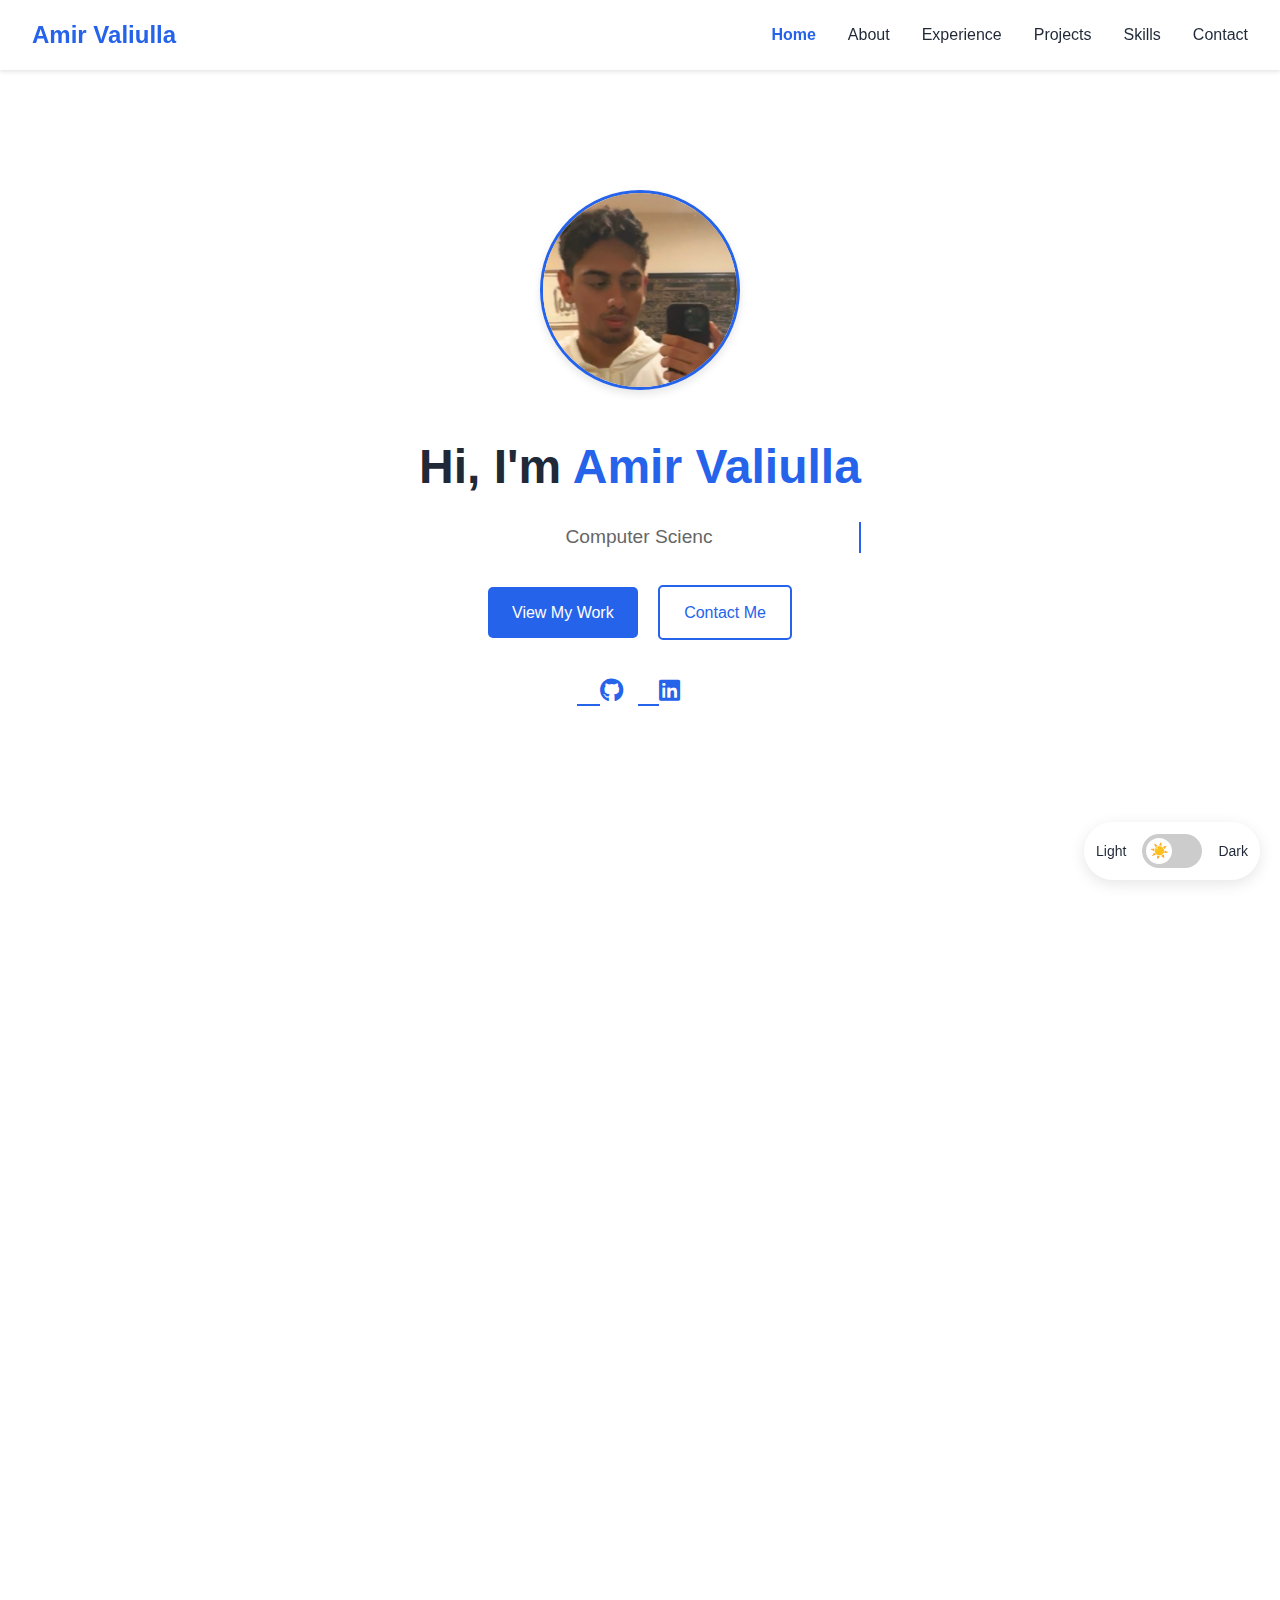
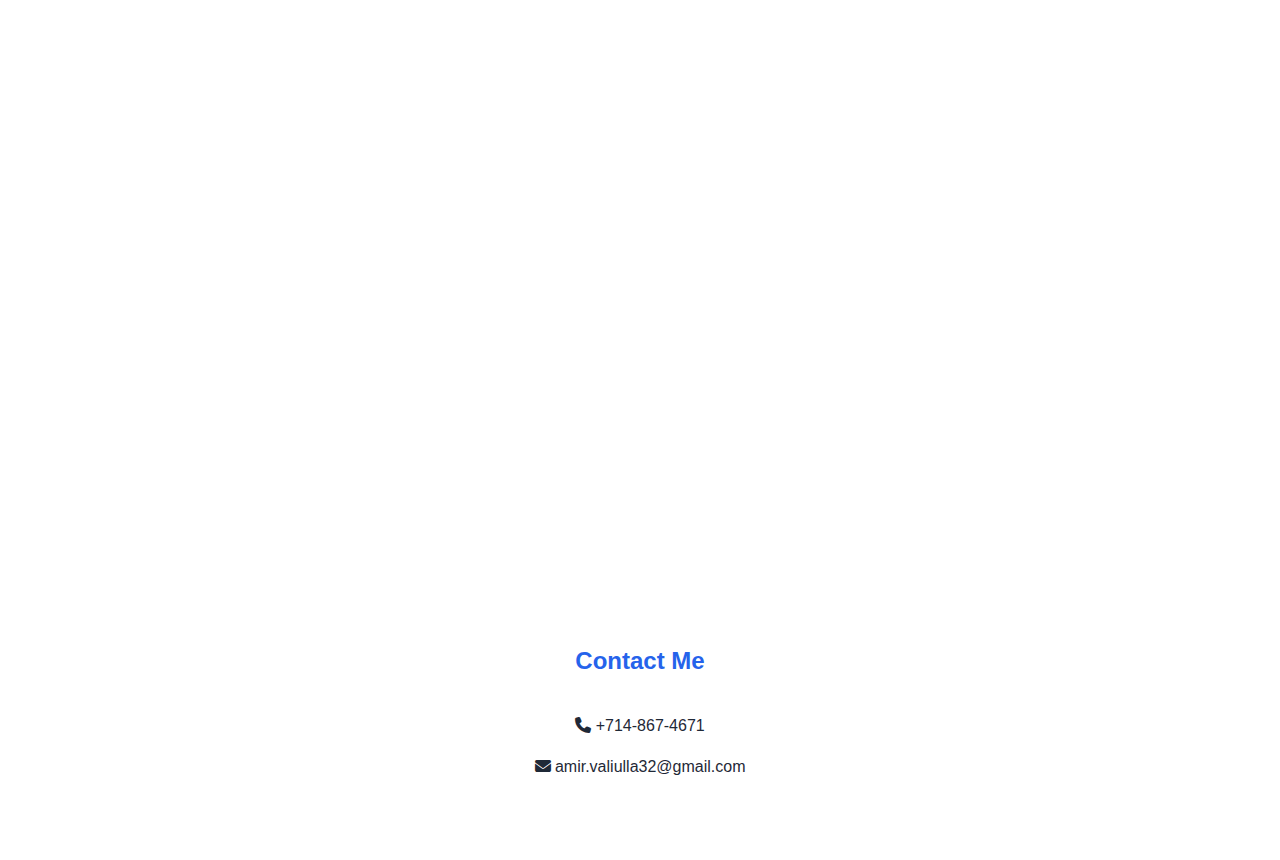
<file: index.html>
<!DOCTYPE html>
<html lang="en">
<head>
    <meta charset="UTF-8">
    <meta name="viewport" content="width=device-width, initial-scale=1.0">
    <title>Amir Valiulla - Portfolio</title>
    <link rel="stylesheet" href="css/style.css">
    <link rel="stylesheet" href="css/responsive.css">
    <link rel="stylesheet" href="https://cdnjs.cloudflare.com/ajax/libs/font-awesome/6.5.1/css/all.min.css">
</head>
<body>
    <!-- Navigation -->
    <nav class="navbar">
        <div class="nav-brand"><a href="index.html">Amir Valiulla</a></div>
        <ul class="nav-menu">
            <li><a href="index.html" class="active">Home</a></li>
            <li><a href="about.html">About</a></li>
            <li><a href="experience.html">Experience</a></li>
            <li><a href="projects.html">Projects</a></li>
            <li><a href="skills.html">Skills</a></li>
            <li><a href="contact.html">Contact</a></li>
        </ul>
        <div class="hamburger">
            <span class="bar"></span>
            <span class="bar"></span>
            <span class="bar"></span>
        </div>
    </nav>

    <!-- Home Section -->
    <section id="home" class="hero">
        <div class="hero-content">
            <img src="assets/images/IMG_9504.jpg" alt="Profile Picture" class="profile-image">
            <h1>Hi, I'm <span class="highlight">Amir Valiulla</span></h1>
            <p class="tagline">Computer Science Student | Cybersecurity Specialist | Software Developer</p>
            <div class="cta-buttons">
                <a href="projects.html" class="btn primary">View My Work</a>
                <a href="contact.html#contact-form" class="btn secondary">Contact Me</a>
            </div>
            <div class="social-links">
                <a href="https://github.com/amirValiulla32" target="_blank"><i class="fab fa-github"></i></a>
                <a href="https://www.linkedin.com/in/amir-valiulla/" target="_blank"><i class="fab fa-linkedin"></i></a>
            </div>
        </div>
    </section>

    <!-- About Section -->
    <section id="about" class="about reveal">
        <div class="container">
            <h2>About Me</h2>
            <div class="about-content">
                <p>Computer Science student at California State University Fullerton, specializing in Cybersecurity. I'm passionate about software development, machine learning, and data analysis. Currently seeking part-time roles and internships to apply and enhance my skills.</p>
                <div class="education">
                    <h3>Education</h3>
                    <p><strong>Bachelor of Science in Computer Science</strong></p>
                    <p>Specializing in Cybersecurity</p>
                    <p>California State University, Fullerton</p>
                    <p>Expected Graduation: Spring 2026</p>
                </div>
            </div>
        </div>
    </section>

    <!-- Experience Section -->
    <section id="experience" class="experience reveal">
        <div class="container">
            <h2>Professional Experience</h2>
            <div class="experience-grid">
                <div class="experience-card">
                    <h3>Software Engineering Intern</h3>
                    <p class="company">Dasion AI, Claremont, CA</p>
                    <p class="date">March 2021 – August 2021</p>
                    <ul>
                        <li>Built JavaScript animations for machine learning concepts</li>
                        <li>Developed educational tools used by 500+ students</li>
                        <li>Applied advanced algorithms including SVD and Linear Regression</li>
                    </ul>
                </div>
                <!-- Add other experience cards similarly -->
            </div>
        </div>
    </section>

    <!-- Projects Section -->
    <section id="projects" class="projects reveal">
        <div class="container">
            <h2>Projects</h2>
            <div class="project-card">
                <h3>SmartPark – Web App</h3>
                <p class="project-type">Personal Project | 50 hours</p>
                <div class="project-details">
                    <ul>
                        <li>Developed a web app for real-time parking availability</li>
                        <li>Integrated Google Maps API for live navigation</li>
                        <li>Used Python, BeautifulSoup, and JavaScript</li>
                        <li>Improved user experience by 25%</li>
                    </ul>
                </div>
            </div>
        </div>
    </section>

    <!-- Contact Section -->
    <section id="contact" class="contact">
        <div class="container">
            <h2>Contact Me</h2>
            <div class="contact-info">
                <p><i class="fas fa-phone"></i> +714-867-4671</p>
                <p><i class="fas fa-envelope"></i> amir.valiulla32@gmail.com</p>
            </div>
        </div>
    </section>

    <!-- Add this before the scripts -->
    <div class="theme-switch-wrapper">
        <label class="theme-switch">
            <input type="checkbox" id="darkModeToggle">
            <span class="slider"></span>
        </label>
    </div>

    <script src="js/main.js"></script>
    <script src="js/darkMode.js"></script>
    <script src="js/transitions.js"></script>
    <script src="js/animations.js"></script>
</body>
</html>
</file>
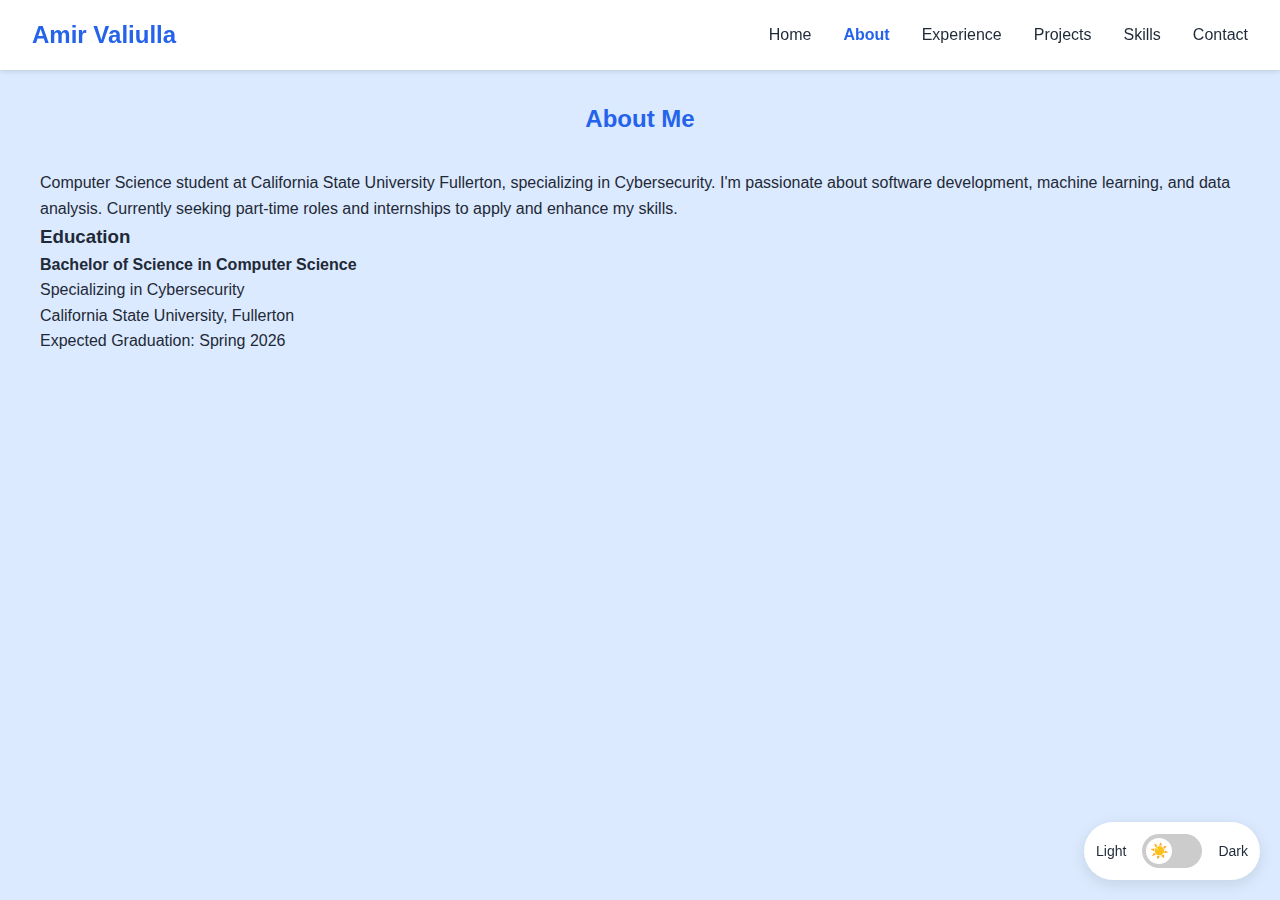
<file: about.html>
<!DOCTYPE html>
<html lang="en">
<head>
    <meta charset="UTF-8">
    <meta name="viewport" content="width=device-width, initial-scale=1.0">
    <title>About - Amir Valiulla</title>
    <link rel="stylesheet" href="css/style.css">
    <link rel="stylesheet" href="css/responsive.css">
    <link rel="stylesheet" href="https://cdnjs.cloudflare.com/ajax/libs/font-awesome/6.5.1/css/all.min.css">
</head>
<body>
    <!-- Navigation -->
    <nav class="navbar">
        <div class="nav-brand"><a href="index.html">Amir Valiulla</a></div>
        <ul class="nav-menu">
            <li><a href="index.html">Home</a></li>
            <li><a href="about.html" class="active">About</a></li>
            <li><a href="experience.html">Experience</a></li>
            <li><a href="projects.html">Projects</a></li>
            <li><a href="skills.html">Skills</a></li>
            <li><a href="contact.html">Contact</a></li>
        </ul>
        <div class="hamburger">
            <span class="bar"></span>
            <span class="bar"></span>
            <span class="bar"></span>
        </div>
    </nav>

    <section class="about page-section">
        <div class="container">
            <h2>About Me</h2>
            <div class="about-content">
                <p>Computer Science student at California State University Fullerton, specializing in Cybersecurity. I'm passionate about software development, machine learning, and data analysis. Currently seeking part-time roles and internships to apply and enhance my skills.</p>
                <div class="education">
                    <h3>Education</h3>
                    <p><strong>Bachelor of Science in Computer Science</strong></p>
                    <p>Specializing in Cybersecurity</p>
                    <p>California State University, Fullerton</p>
                    <p>Expected Graduation: Spring 2026</p>
                </div>
            </div>
        </div>
    </section>

    <!-- Dark Mode Toggle -->
    <div class="theme-switch-wrapper">
        <label class="theme-switch">
            <input type="checkbox" id="darkModeToggle">
            <span class="slider"></span>
        </label>
    </div>

    <script src="js/main.js"></script>
    <script src="js/darkMode.js"></script>
    <script src="js/transitions.js"></script>
    <script src="js/animations.js"></script>
</body>
</html>
</file>
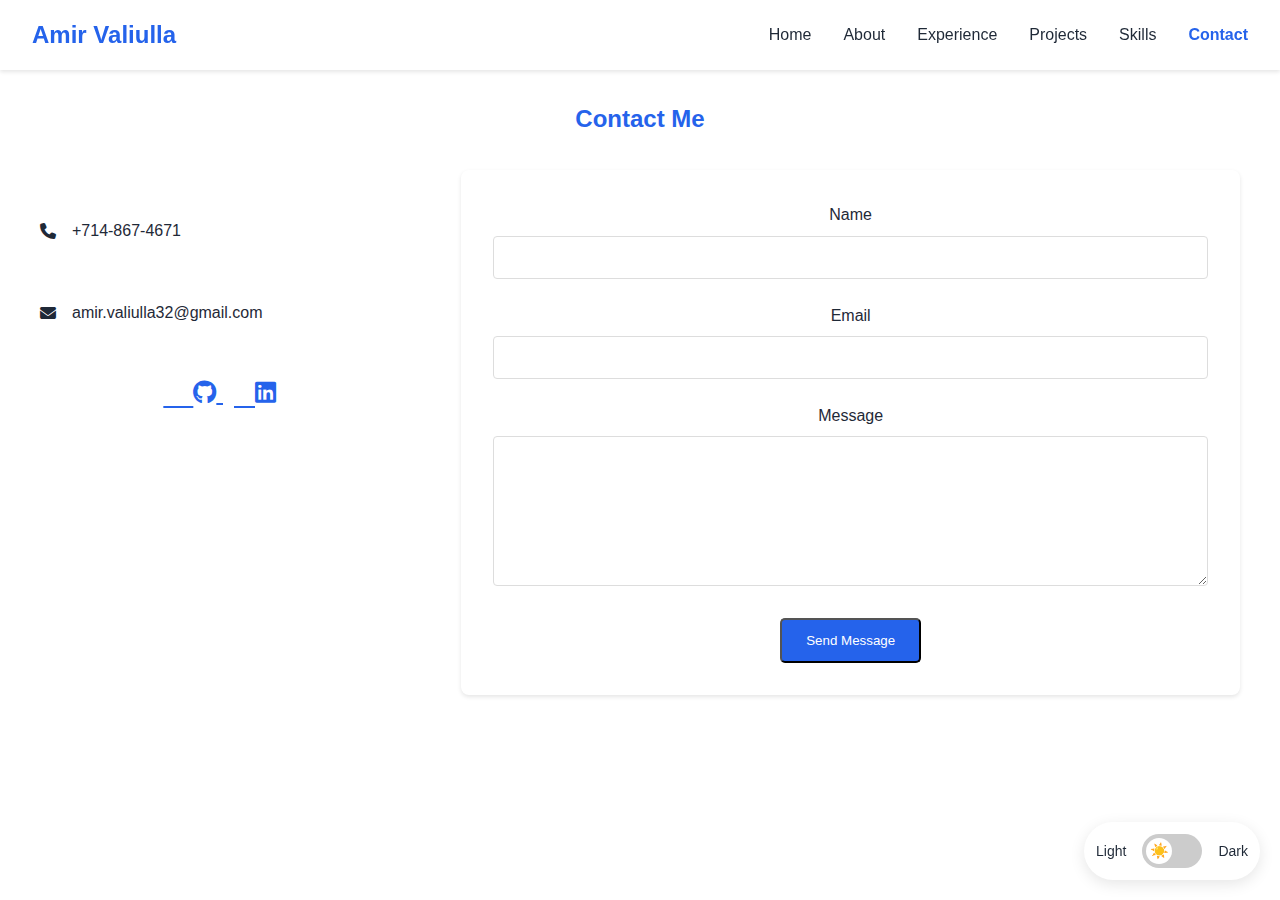
<file: contact.html>
<!DOCTYPE html>
<html lang="en">
<head>
    <meta charset="UTF-8">
    <meta name="viewport" content="width=device-width, initial-scale=1.0">
    <title>Contact - Amir Valiulla</title>
    <link rel="stylesheet" href="css/style.css">
    <link rel="stylesheet" href="css/responsive.css">
    <link rel="stylesheet" href="https://cdnjs.cloudflare.com/ajax/libs/font-awesome/6.5.1/css/all.min.css">
</head>
<body>
    <nav class="navbar">
        <div class="nav-brand"><a href="index.html">Amir Valiulla</a></div>
        <ul class="nav-menu">
            <li><a href="index.html">Home</a></li>
            <li><a href="about.html">About</a></li>
            <li><a href="experience.html">Experience</a></li>
            <li><a href="projects.html">Projects</a></li>
            <li><a href="skills.html">Skills</a></li>
            <li><a href="contact.html" class="active">Contact</a></li>
        </ul>
        <div class="hamburger">
            <span class="bar"></span>
            <span class="bar"></span>
            <span class="bar"></span>
        </div>
    </nav>

    <section class="contact page-section">
        <div class="container">
            <h2>Contact Me</h2>
            <div class="contact-grid">
                <div class="contact-info">
                    <div class="contact-item">
                        <i class="fas fa-phone"></i>
                        <p>+714-867-4671</p>
                    </div>
                    <div class="contact-item">
                        <i class="fas fa-envelope"></i>
                        <p>amir.valiulla32@gmail.com</p>
                    </div>
                    <div class="social-links">
                        <a href="https://github.com/amirValiulla32" target="_blank">
                            <i class="fab fa-github"></i>
                        </a>
                        <a href="https://www.linkedin.com/in/amir-valiulla/" target="_blank">
                            <i class="fab fa-linkedin"></i>
                        </a>
                    </div>
                </div>
                <div class="contact-form" id="contact-form">
                    <form id="contactForm">
                        <div class="form-group">
                            <label for="name">Name</label>
                            <input type="text" id="name" name="name" required>
                        </div>
                        <div class="form-group">
                            <label for="email">Email</label>
                            <input type="email" id="email" name="email" required>
                        </div>
                        <div class="form-group">
                            <label for="message">Message</label>
                            <textarea id="message" name="message" required></textarea>
                        </div>
                        <button type="submit" class="btn primary">
                            <span class="button-text">Send Message</span>
                            <span class="button-loader" style="display: none;">
                                <i class="fas fa-spinner fa-spin"></i>
                            </span>
                        </button>
                    </form>
                </div>
            </div>
        </div>
    </section>

    <div class="theme-switch-wrapper">
        <label class="theme-switch">
            <input type="checkbox" id="darkModeToggle">
            <span class="slider"></span>
        </label>
    </div>

    <script src="js/main.js"></script>
    <script src="js/darkMode.js"></script>
    <script src="js/transitions.js"></script>
    <script src="js/animations.js"></script>
</body>
</html>
</file>
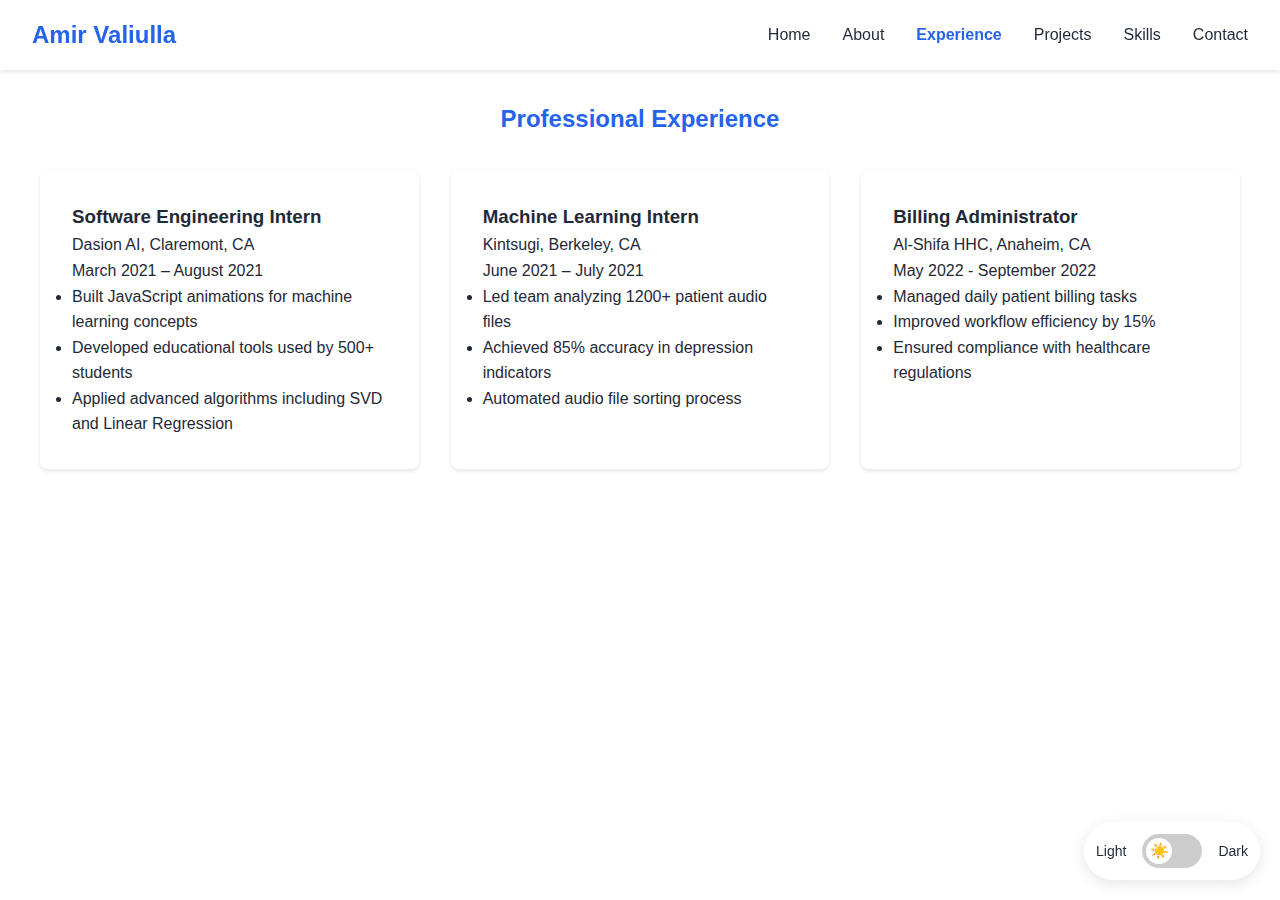
<file: experience.html>
<!DOCTYPE html>
<html lang="en">
<head>
    <meta charset="UTF-8">
    <meta name="viewport" content="width=device-width, initial-scale=1.0">
    <title>Experience - Amir Valiulla</title>
    <link rel="stylesheet" href="css/style.css">
    <link rel="stylesheet" href="css/responsive.css">
    <link rel="stylesheet" href="https://cdnjs.cloudflare.com/ajax/libs/font-awesome/6.5.1/css/all.min.css">
</head>
<body>
    <!-- Navigation -->
    <nav class="navbar">
        <div class="nav-brand"><a href="index.html">Amir Valiulla</a></div>
        <ul class="nav-menu">
            <li><a href="index.html">Home</a></li>
            <li><a href="about.html">About</a></li>
            <li><a href="experience.html" class="active">Experience</a></li>
            <li><a href="projects.html">Projects</a></li>
            <li><a href="skills.html">Skills</a></li>
            <li><a href="contact.html">Contact</a></li>
        </ul>
        <div class="hamburger">
            <span class="bar"></span>
            <span class="bar"></span>
            <span class="bar"></span>
        </div>
    </nav>

    <section class="experience page-section">
        <div class="container">
            <h2>Professional Experience</h2>
            <div class="experience-grid">
                <div class="experience-card">
                    <h3>Software Engineering Intern</h3>
                    <p class="company">Dasion AI, Claremont, CA</p>
                    <p class="date">March 2021 – August 2021</p>
                    <ul>
                        <li>Built JavaScript animations for machine learning concepts</li>
                        <li>Developed educational tools used by 500+ students</li>
                        <li>Applied advanced algorithms including SVD and Linear Regression</li>
                    </ul>
                </div>
                
                <div class="experience-card">
                    <h3>Machine Learning Intern</h3>
                    <p class="company">Kintsugi, Berkeley, CA</p>
                    <p class="date">June 2021 – July 2021</p>
                    <ul>
                        <li>Led team analyzing 1200+ patient audio files</li>
                        <li>Achieved 85% accuracy in depression indicators</li>
                        <li>Automated audio file sorting process</li>
                    </ul>
                </div>

                <div class="experience-card">
                    <h3>Billing Administrator</h3>
                    <p class="company">Al-Shifa HHC, Anaheim, CA</p>
                    <p class="date">May 2022 - September 2022</p>
                    <ul>
                        <li>Managed daily patient billing tasks</li>
                        <li>Improved workflow efficiency by 15%</li>
                        <li>Ensured compliance with healthcare regulations</li>
                    </ul>
                </div>
            </div>
        </div>
    </section>

    <!-- Dark Mode Toggle -->
    <div class="theme-switch-wrapper">
        <label class="theme-switch">
            <input type="checkbox" id="darkModeToggle">
            <span class="slider"></span>
        </label>
    </div>

    <script src="js/main.js"></script>
    <script src="js/darkMode.js"></script>
    <script src="js/transitions.js"></script>
    <script src="js/animations.js"></script>
</body>
</html>
</file>
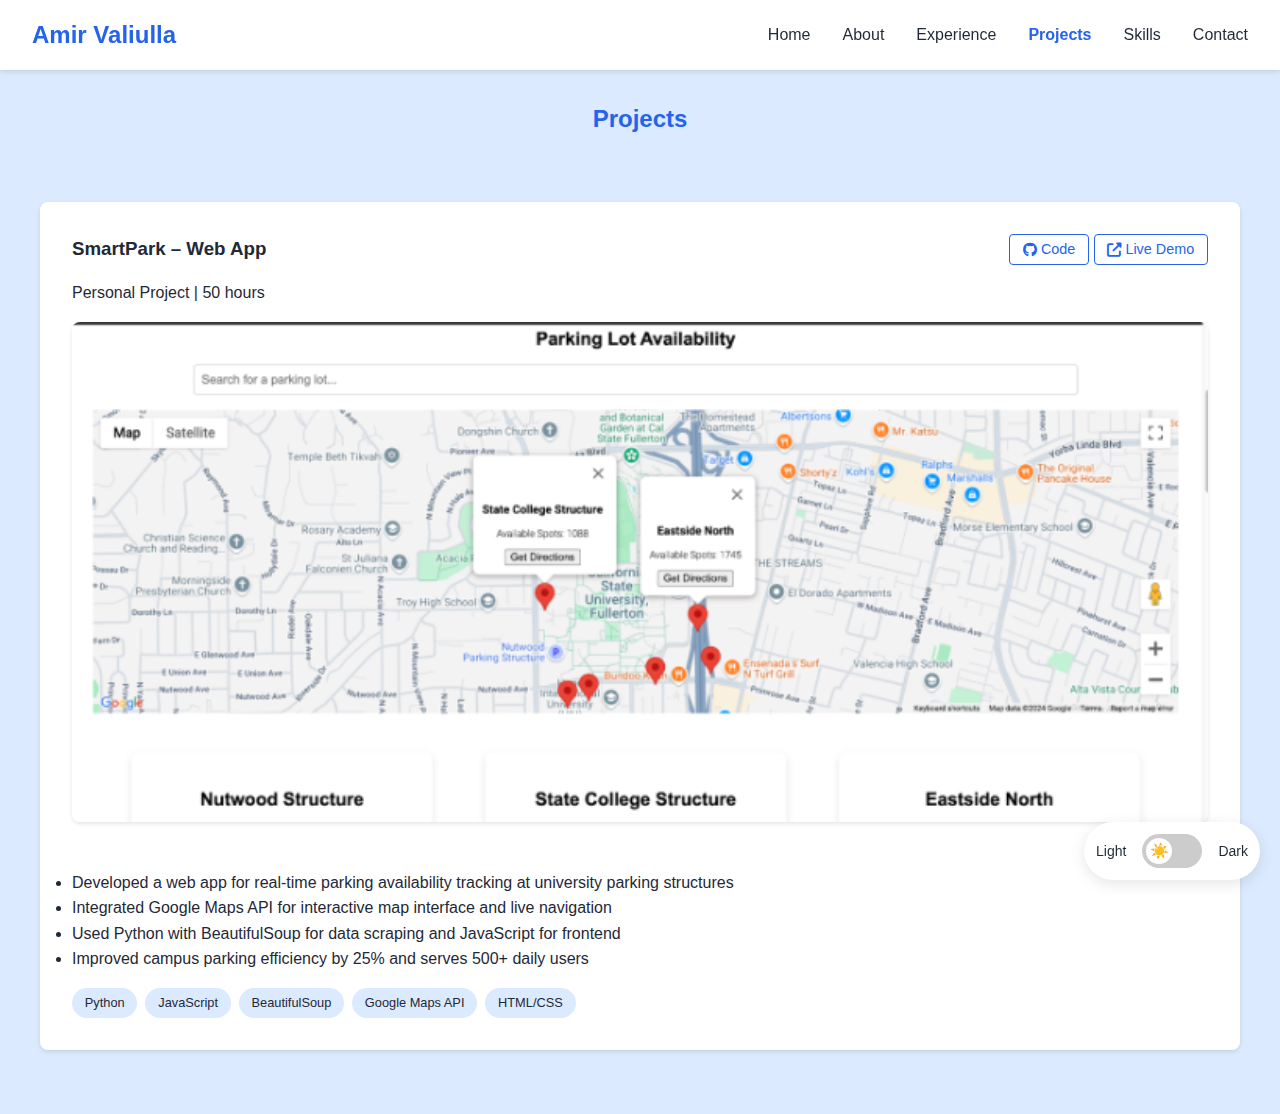
<file: projects.html>
<!DOCTYPE html>
<html lang="en">
<head>
    <meta charset="UTF-8">
    <meta name="viewport" content="width=device-width, initial-scale=1.0">
    <title>Projects - Amir Valiulla</title>
    <link rel="stylesheet" href="css/style.css">
    <link rel="stylesheet" href="css/responsive.css">
    <link rel="stylesheet" href="https://cdnjs.cloudflare.com/ajax/libs/font-awesome/6.5.1/css/all.min.css">
</head>
<body>
    <nav class="navbar">
        <div class="nav-brand"><a href="index.html">Amir Valiulla</a></div>
        <ul class="nav-menu">
            <li><a href="index.html">Home</a></li>
            <li><a href="about.html">About</a></li>
            <li><a href="experience.html">Experience</a></li>
            <li><a href="projects.html" class="active">Projects</a></li>
            <li><a href="skills.html">Skills</a></li>
            <li><a href="contact.html">Contact</a></li>
        </ul>
        <div class="hamburger">
            <span class="bar"></span>
            <span class="bar"></span>
            <span class="bar"></span>
        </div>
    </nav>

    <section class="projects page-section">
        <div class="container">
            <h2>Projects</h2>
            <div class="projects-grid">
                <div class="project-card">
                    <div class="project-header">
                        <h3>SmartPark – Web App</h3>
                        <div class="project-links">
                            <a href="#" class="btn-small"><i class="fab fa-github"></i> Code</a>
                            <a href="#" class="btn-small"><i class="fas fa-external-link-alt"></i> Live Demo</a>
                        </div>
                    </div>
                    <p class="project-type">Personal Project | 50 hours</p>
                    
                    <img src="assets/images/ProjectExample.png" alt="SmartPark Project Screenshot" class="project-image" style="width: 100%; margin: 1rem 0; border-radius: 8px; box-shadow: 0 2px 4px rgba(0,0,0,0.1);">
                    
                    <div class="project-details">
                        <ul>
                            <li>Developed a web app for real-time parking availability tracking at university parking structures</li>
                            <li>Integrated Google Maps API for interactive map interface and live navigation</li>
                            <li>Used Python with BeautifulSoup for data scraping and JavaScript for frontend</li>
                            <li>Improved campus parking efficiency by 25% and serves 500+ daily users</li>
                        </ul>
                    </div>
                    <div class="project-tech">
                        <span class="tech-tag">Python</span>
                        <span class="tech-tag">JavaScript</span>
                        <span class="tech-tag">BeautifulSoup</span>
                        <span class="tech-tag">Google Maps API</span>
                        <span class="tech-tag">HTML/CSS</span>
                    </div>
                </div>
            </div>
        </div>
    </section>

    <div class="theme-switch-wrapper">
        <label class="theme-switch">
            <input type="checkbox" id="darkModeToggle">
            <span class="slider"></span>
        </label>
    </div>

    <script src="js/main.js"></script>
    <script src="js/darkMode.js"></script>
    <script src="js/transitions.js"></script>
    <script src="js/animations.js"></script>
</body>
</html>
</file>
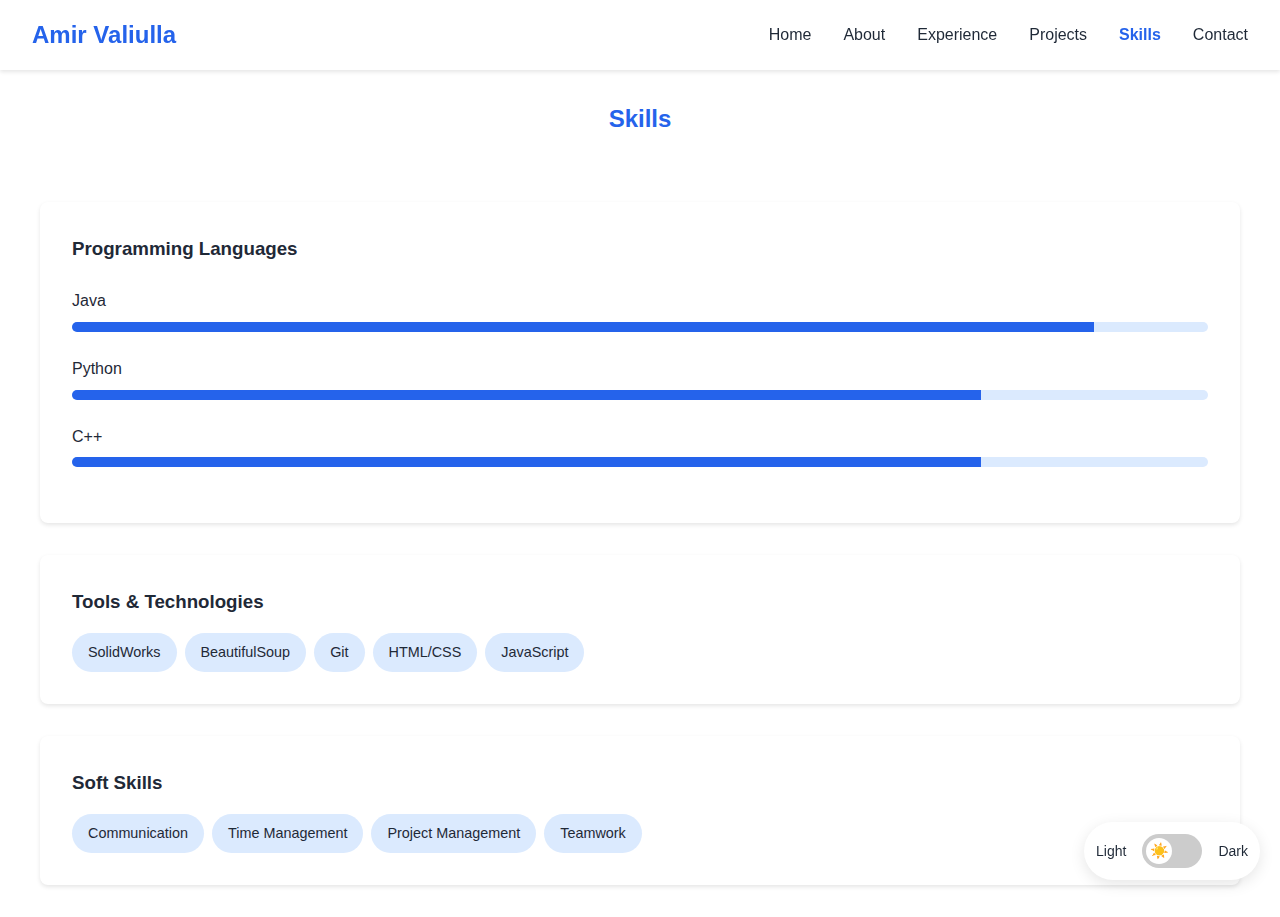
<file: skills.html>
<!DOCTYPE html>
<html lang="en">
<head>
    <meta charset="UTF-8">
    <meta name="viewport" content="width=device-width, initial-scale=1.0">
    <title>Skills - Amir Valiulla</title>
    <link rel="stylesheet" href="css/style.css">
    <link rel="stylesheet" href="css/responsive.css">
    <link rel="stylesheet" href="https://cdnjs.cloudflare.com/ajax/libs/font-awesome/6.5.1/css/all.min.css">
</head>
<body>
    <nav class="navbar">
        <div class="nav-brand"><a href="index.html">Amir Valiulla</a></div>
        <ul class="nav-menu">
            <li><a href="index.html">Home</a></li>
            <li><a href="about.html">About</a></li>
            <li><a href="experience.html">Experience</a></li>
            <li><a href="projects.html">Projects</a></li>
            <li><a href="skills.html" class="active">Skills</a></li>
            <li><a href="contact.html">Contact</a></li>
        </ul>
        <div class="hamburger">
            <span class="bar"></span>
            <span class="bar"></span>
            <span class="bar"></span>
        </div>
    </nav>

    <section class="skills page-section">
        <div class="container">
            <h2>Skills</h2>
            <div class="skills-grid">
                <div class="skill-category">
                    <h3>Programming Languages</h3>
                    <div class="skill-bars">
                        <div class="skill-item">
                            <span class="skill-name">Java</span>
                            <div class="skill-bar">
                                <div class="skill-level" style="width: 90%;">
                                    <span>3 years</span>
                                </div>
                            </div>
                        </div>
                        <div class="skill-item">
                            <span class="skill-name">Python</span>
                            <div class="skill-bar">
                                <div class="skill-level" style="width: 80%;">
                                    <span>2 years</span>
                                </div>
                            </div>
                        </div>
                        <div class="skill-item">
                            <span class="skill-name">C++</span>
                            <div class="skill-bar">
                                <div class="skill-level" style="width: 80%;">
                                    <span>2 years</span>
                                </div>
                            </div>
                        </div>
                    </div>
                </div>

                <div class="skill-category">
                    <h3>Tools & Technologies</h3>
                    <div class="skill-tags">
                        <span class="skill-tag">SolidWorks</span>
                        <span class="skill-tag">BeautifulSoup</span>
                        <span class="skill-tag">Git</span>
                        <span class="skill-tag">HTML/CSS</span>
                        <span class="skill-tag">JavaScript</span>
                    </div>
                </div>

                <div class="skill-category">
                    <h3>Soft Skills</h3>
                    <div class="skill-tags">
                        <span class="skill-tag">Communication</span>
                        <span class="skill-tag">Time Management</span>
                        <span class="skill-tag">Project Management</span>
                        <span class="skill-tag">Teamwork</span>
                    </div>
                </div>
            </div>
        </div>
    </section>

    <div class="theme-switch-wrapper">
        <label class="theme-switch">
            <input type="checkbox" id="darkModeToggle">
            <span class="slider"></span>
        </label>
    </div>

    <script src="js/main.js"></script>
    <script src="js/darkMode.js"></script>
    <script src="js/transitions.js"></script>
    <script src="js/animations.js"></script>
</body>
</html>
</file>
<file: css/responsive.css>
/* Hamburger menu - hidden by default */
.hamburger {
    display: none;
    cursor: pointer;
}

.bar {
    display: block;
    width: 25px;
    height: 3px;
    margin: 5px auto;
    transition: all 0.3s ease;
    background-color: var(--text-color);
}

/* Base responsive styles */
@media screen and (max-width: 1200px) {
    .container {
        padding: 0 2rem;
    }
}

/* Tablet and smaller screens */
@media screen and (max-width: 768px) {
    .hamburger {
        display: block;
    }

    .nav-menu {
        position: fixed;
        left: -100%;
        top: 70px;
        gap: 0;
        flex-direction: column;
        background-color: var(--bg-color);
        width: 100%;
        text-align: center;
        transition: 0.3s;
        box-shadow: 0 2px 4px rgba(0,0,0,0.1);
    }

    .nav-menu.active {
        left: 0;
    }

    .nav-menu li {
        margin: 16px 0;
    }

    .hero h1 {
        font-size: 2rem;
    }

    .tagline {
        font-size: 1rem;
    }

    .btn {
        display: block;
        margin: 0.5rem auto;
        width: 200px;
    }

    .contact-grid {
        grid-template-columns: 1fr;
    }

    .skills-grid {
        grid-template-columns: 1fr;
    }

    .project-header {
        flex-direction: column;
        align-items: flex-start;
        gap: 1rem;
    }

    .profile-image {
        width: 150px;
        height: 150px;
    }

    .project-card {
        padding: 1.5rem;
    }

    .project-header {
        flex-direction: column;
        gap: 1rem;
    }

    .project-links {
        display: flex;
        gap: 1rem;
    }

    .experience-grid {
        grid-template-columns: 1fr;
    }

    .contact-grid {
        grid-template-columns: 1fr;
    }
}

/* Mobile screens */
@media screen and (max-width: 480px) {
    .container {
        padding: 0 1rem;
    }

    .hero h1 {
        font-size: 1.75rem;
    }

    .profile-image {
        width: 120px;
        height: 120px;
    }

    .cta-buttons {
        display: flex;
        flex-direction: column;
        gap: 1rem;
    }

    .btn {
        width: 100%;
        margin: 0;
    }

    .project-tech {
        flex-wrap: wrap;
    }

    .tech-tag {
        margin: 0.25rem;
    }

    .theme-switch-wrapper {
        right: 10px;
        bottom: 10px;
        padding: 8px;
    }
}

/* Landscape orientation */
@media screen and (max-height: 500px) and (orientation: landscape) {
    .hero {
        padding: 6rem 2rem;
        height: auto;
        min-height: 100vh;
    }

    .profile-image {
        width: 100px;
        height: 100px;
        margin-bottom: 1rem;
    }
}

/* Dark mode adjustments for mobile */
@media screen and (max-width: 768px) {
    body.dark-mode .nav-menu {
        background-color: var(--bg-color);
        border-top: 1px solid rgba(255,255,255,0.1);
    }
}

/* Print styles */
@media print {
    .navbar,
    .theme-switch-wrapper,
    .cta-buttons {
        display: none;
    }

    body {
        color: black;
        background: white;
    }

    .container {
        width: 100%;
        margin: 0;
        padding: 0;
    }
}
</file>
<file: css/style.css>
/* Reset and Base Styles */
* {
    margin: 0;
    padding: 0;
    box-sizing: border-box;
}

:root {
    --primary-color: #2563eb;
    --secondary-color: #1e40af;
    --text-color: #1f2937;
    --bg-color: #ffffff;
    --accent-color: #dbeafe;
    --card-bg: #ffffff;
    --shadow-color: rgba(0,0,0,0.1);
}

body {
    font-family: 'Inter', sans-serif;
    line-height: 1.6;
    color: var(--text-color);
}

body.dark-mode {
    --bg-color: #1a1a1a;
    --text-color: #e5e7eb;
    --card-bg: #2d2d2d;
    --shadow-color: rgba(0,0,0,0.3);
    --accent-color: #1e3a8a;
    background-color: var(--bg-color);
}

/* Navigation Styles */
.navbar {
    position: fixed;
    top: 0;
    width: 100%;
    padding: 1rem 2rem;
    background-color: var(--bg-color);
    box-shadow: 0 2px 4px rgba(0,0,0,0.1);
    display: flex;
    justify-content: space-between;
    align-items: center;
    z-index: 1000;
}

.nav-brand {
    font-size: 1.5rem;
    font-weight: bold;
    color: var(--primary-color);
}

.nav-menu {
    display: flex;
    list-style: none;
    gap: 2rem;
}

.nav-menu a {
    text-decoration: none;
    color: var(--text-color);
    font-weight: 500;
    transition: color 0.3s ease;
}

.nav-menu a:hover {
    color: var(--primary-color);
}

/* Hero Section Styles */
.hero {
    height: 100vh;
    display: flex;
    align-items: center;
    justify-content: center;
    text-align: center;
    padding: 0 2rem;
    background-color: var(--bg-color);
}

.hero-content {
    max-width: 800px;
}

.profile-image {
    width: 200px;
    height: 200px;
    border-radius: 50%;
    margin-bottom: 2rem;
    object-fit: cover;
    border: 3px solid var(--primary-color);
    box-shadow: 0 4px 8px rgba(0,0,0,0.1);
}

.hero h1 {
    font-size: 3rem;
    margin-bottom: 1rem;
}

.highlight {
    color: var(--primary-color);
}

.tagline {
    font-size: 1.2rem;
    color: #666;
    margin-bottom: 2rem;
    border-right: 2px solid var(--primary-color);
    white-space: nowrap;
    overflow: hidden;
    animation: cursor-blink 0.7s infinite;
}

@keyframes cursor-blink {
    0%, 100% { border-color: transparent }
    50% { border-color: var(--primary-color) }
}

/* Button Styles */
.btn {
    display: inline-block;
    padding: 0.8rem 1.5rem;
    border-radius: 5px;
    text-decoration: none;
    font-weight: 500;
    transition: all 0.3s ease;
    margin: 0 0.5rem;
}

.primary {
    background-color: var(--primary-color);
    color: white;
}

.secondary {
    background-color: transparent;
    color: var(--primary-color);
    border: 2px solid var(--primary-color);
}

.primary:hover {
    background-color: var(--secondary-color);
}

.secondary:hover {
    background-color: var(--accent-color);
} 

/* About Section */
.about {
    padding: 6rem 2rem 4rem;
    background-color: var(--accent-color);
}

.container {
    max-width: 1200px;
    margin: 0 auto;
}

.about-content {
    margin-top: 2rem;
}

/* Experience Section */
.experience {
    padding: 4rem 2rem;
}

.experience-grid {
    display: grid;
    grid-template-columns: repeat(auto-fit, minmax(300px, 1fr));
    gap: 2rem;
    margin-top: 2rem;
}

.experience-card {
    background: white;
    padding: 2rem;
    border-radius: 8px;
    box-shadow: 0 2px 4px rgba(0,0,0,0.1);
}

/* Projects Section */
.projects {
    padding: 4rem 2rem;
    background-color: var(--accent-color);
}

.project-card {
    background: white;
    padding: 2rem;
    border-radius: 8px;
    margin-top: 2rem;
    box-shadow: 0 2px 4px rgba(0,0,0,0.1);
    transition: transform 0.3s ease, box-shadow 0.3s ease;
}

/* Contact Section */
.contact {
    padding: 4rem 2rem;
    text-align: center;
}

.contact-info {
    margin-top: 2rem;
}

.contact-info p {
    margin: 1rem 0;
}

/* Social Links */
.social-links {
    margin-top: 2rem;
}

.social-links a {
    font-size: 1.5rem;
    color: var(--primary-color);
    margin: 0 1rem;
    transition: color 0.3s ease;
    position: relative;
    overflow: hidden;
}

.social-links a::after {
    content: '';
    position: absolute;
    bottom: -2px;
    left: 0;
    width: 100%;
    height: 2px;
    background: var(--primary-color);
    transform: translateX(-100%);
    transition: transform 0.3s ease;
}

.social-links a:hover::after {
    transform: translateX(0);
}

/* Section Headers */
section h2 {
    text-align: center;
    margin-bottom: 2rem;
    color: var(--primary-color);
} 

/* Page Section Styles */
.page-section {
    padding-top: 100px; /* Account for fixed navbar */
    min-height: 100vh;
}

/* Active Navigation Link */
.nav-menu a.active {
    color: var(--primary-color);
    font-weight: 600;
}

/* Navigation Brand Link */
.nav-brand a {
    text-decoration: none;
    color: inherit;
}

/* Experience Cards Hover Effect */
.experience-card {
    transition: transform 0.3s ease, box-shadow 0.3s ease;
}

.experience-card:hover {
    transform: translateY(-5px);
    box-shadow: 0 4px 8px rgba(0,0,0,0.2);
} 

/* Skills Page Styles */
.skills-grid {
    display: grid;
    gap: 2rem;
    padding: 2rem 0;
}

.skill-category {
    background: white;
    padding: 2rem;
    border-radius: 8px;
    box-shadow: 0 2px 4px rgba(0,0,0,0.1);
}

.skill-bars {
    margin-top: 1.5rem;
}

.skill-item {
    margin-bottom: 1.5rem;
}

.skill-name {
    display: block;
    margin-bottom: 0.5rem;
    font-weight: 500;
}

.skill-bar {
    background: var(--accent-color);
    height: 10px;
    border-radius: 5px;
    overflow: hidden;
}

.skill-level {
    background: var(--primary-color);
    height: 100%;
    position: relative;
    transition: width 1s ease;
    animation: skillFill 1.5s ease forwards;
    width: 0;
}

@keyframes skillFill {
    from { width: 0; }
    to { width: var(--skill-percent); }
}

.skill-level span {
    position: absolute;
    right: 8px;
    top: -20px;
    font-size: 0.8rem;
    color: var(--text-color);
}

.skill-tags {
    display: flex;
    flex-wrap: wrap;
    gap: 0.5rem;
    margin-top: 1rem;
}

.skill-tag {
    background: var(--accent-color);
    padding: 0.5rem 1rem;
    border-radius: 20px;
    font-size: 0.9rem;
}

/* Projects Page Styles */
.projects-grid {
    display: grid;
    gap: 2rem;
}

.project-header {
    display: flex;
    justify-content: space-between;
    align-items: center;
    margin-bottom: 1rem;
}

.btn-small {
    padding: 0.4rem 0.8rem;
    font-size: 0.9rem;
    text-decoration: none;
    color: var(--primary-color);
    border: 1px solid var(--primary-color);
    border-radius: 4px;
    transition: all 0.3s ease;
}

.btn-small:hover {
    background: var(--primary-color);
    color: white;
}

.project-tech {
    margin-top: 1rem;
    display: flex;
    flex-wrap: wrap;
    gap: 0.5rem;
}

.tech-tag {
    background: var(--accent-color);
    padding: 0.3rem 0.8rem;
    border-radius: 15px;
    font-size: 0.8rem;
}

/* Contact Page Styles */
.contact-grid {
    display: grid;
    grid-template-columns: 1fr 2fr;
    gap: 2rem;
    margin-top: 2rem;
}

.contact-item {
    display: flex;
    align-items: center;
    gap: 1rem;
    margin-bottom: 1.5rem;
}

.contact-form {
    background: white;
    padding: 2rem;
    border-radius: 8px;
    box-shadow: 0 2px 4px rgba(0,0,0,0.1);
}

.form-group {
    margin-bottom: 1.5rem;
}

.form-group label {
    display: block;
    margin-bottom: 0.5rem;
    font-weight: 500;
}

.form-group input,
.form-group textarea {
    width: 100%;
    padding: 0.8rem;
    border: 1px solid #ddd;
    border-radius: 4px;
    font-family: inherit;
}

.form-group textarea {
    height: 150px;
    resize: vertical;
} 

/* Reveal Animation */
.reveal {
    opacity: 0;
    transform: translateY(20px);
    transition: all 0.8s ease;
}

.reveal.active {
    opacity: 1;
    transform: translateY(0);
}

/* Form Button Success State */
.btn.success {
    background-color: #22c55e !important;
    border-color: #22c55e !important;
}

/* Smooth transitions for project cards */
.project-card {
    transition: transform 0.3s ease, box-shadow 0.3s ease;
}

/* Typing cursor effect */
.tagline {
    border-right: 2px solid var(--primary-color);
    white-space: nowrap;
    overflow: hidden;
    animation: cursor-blink 0.7s infinite;
}

@keyframes cursor-blink {
    0%, 100% { border-color: transparent }
    50% { border-color: var(--primary-color) }
} 

/* Dark mode toggle */
.theme-switch-wrapper {
    position: fixed;
    right: 20px;
    bottom: 20px;
    display: flex;
    align-items: center;
    z-index: 1000;
    padding: 12px;
    background: var(--card-bg);
    border-radius: 50px;
    box-shadow: 0 4px 15px var(--shadow-color);
    transition: all 0.3s ease;
}

.theme-switch-wrapper:hover {
    transform: translateY(-2px);
    box-shadow: 0 6px 20px var(--shadow-color);
}

.theme-switch {
    display: inline-block;
    position: relative;
    width: 60px;
    height: 34px;
    margin: 0 8px;
}

.theme-switch input {
    opacity: 0;
    width: 0;
    height: 0;
}

.slider {
    position: absolute;
    cursor: pointer;
    top: 0;
    left: 0;
    right: 0;
    bottom: 0;
    background-color: #ccc;
    transition: .4s;
    border-radius: 34px;
}

.slider:before {
    position: absolute;
    content: "☀️";
    display: flex;
    align-items: center;
    justify-content: center;
    height: 26px;
    width: 26px;
    left: 4px;
    bottom: 4px;
    background-color: white;
    transition: .4s;
    border-radius: 50%;
    font-size: 15px;
}

input:checked + .slider {
    background-color: var(--primary-color);
}

input:checked + .slider:before {
    transform: translateX(26px);
    content: "🌙";
}

/* Theme Labels */
.theme-switch-wrapper::before,
.theme-switch-wrapper::after {
    font-size: 14px;
    font-weight: 500;
    color: var(--text-color);
}

.theme-switch-wrapper::before {
    content: "Light";
    margin-right: 8px;
}

.theme-switch-wrapper::after {
    content: "Dark";
    margin-left: 8px;
}

/* Position variants - Add these classes to theme-switch-wrapper to change position */
.top-right {
    top: 80px;
    bottom: auto;
}

.top-left {
    top: 80px;
    left: 20px;
    right: auto;
    bottom: auto;
}

.bottom-left {
    left: 20px;
    right: auto;
}

/* Page Transitions */
.page-transition {
    animation: fadeOut 0.5s ease forwards;
}

@keyframes fadeOut {
    from { opacity: 1; }
    to { opacity: 0; }
}

/* Enhanced Form Validation Styles */
.form-group.error input,
.form-group.error textarea {
    border-color: #dc2626;
}

.form-group .error-message {
    color: #dc2626;
    font-size: 0.875rem;
    margin-top: 0.25rem;
    display: none;
}

.form-group.error .error-message {
    display: block;
}

/* Loading Animation */
.button-loader {
    display: inline-block;
    margin-left: 8px;
}

.loading {
    opacity: 0.7;
    pointer-events: none;
}

/* Scroll Progress Indicator */
.scroll-progress {
    position: fixed;
    top: 0;
    left: 0;
    width: 0;
    height: 3px;
    background: var(--primary-color);
    z-index: 1001;
    transition: width 0.2s ease;
} 

/* Update the dark mode colors */
body.dark-mode {
    --bg-color: #1a1a1a;
    --text-color: #e5e7eb;
    --card-bg: #2d2d2d;
    --shadow-color: rgba(0,0,0,0.3);
    --accent-color: #1e3a8a;
    background-color: var(--bg-color);
}

/* Make sure sections are visible in dark mode */
body.dark-mode .about,
body.dark-mode .projects,
body.dark-mode .skills,
body.dark-mode .experience,
body.dark-mode .contact {
    background-color: var(--bg-color);
    color: var(--text-color);
}

/* Ensure all text is visible */
body.dark-mode h1,
body.dark-mode h2,
body.dark-mode h3,
body.dark-mode p,
body.dark-mode li,
body.dark-mode .skill-name,
body.dark-mode .tagline,
body.dark-mode label {
    color: var(--text-color);
}

/* Update background colors */
body.dark-mode .navbar,
body.dark-mode .hero {
    background-color: var(--bg-color);
}

/* Update cards in dark mode */
body.dark-mode .experience-card,
body.dark-mode .project-card,
body.dark-mode .skill-category,
body.dark-mode .contact-form {
    background-color: var(--card-bg);
    color: var(--text-color);
}

/* Update skill tags in dark mode */
body.dark-mode .skill-tag,
body.dark-mode .tech-tag {
    background-color: #374151;
    color: var(--text-color);
}

/* Update form inputs in dark mode */
body.dark-mode .form-group input,
body.dark-mode .form-group textarea {
    background-color: var(--card-bg);
    border-color: #4b5563;
    color: var(--text-color);
}

/* Update skill bars in dark mode */
body.dark-mode .skill-bar {
    background-color: #374151;
}

/* Update links in dark mode */
body.dark-mode .nav-menu a {
    color: var(--text-color);
}

body.dark-mode .nav-menu a:hover,
body.dark-mode .nav-menu a.active {
    color: var(--primary-color);
}

/* Update contact info in dark mode */
body.dark-mode .contact-item {
    color: var(--text-color);
}

/* Update social links in dark mode */
body.dark-mode .social-links a {
    color: var(--primary-color);
}

body.dark-mode .social-links a:hover {
    color: var(--secondary-color);
}

/* Update buttons in dark mode */
body.dark-mode .btn-small {
    color: var(--primary-color);
    border-color: var(--primary-color);
}

body.dark-mode .btn-small:hover {
    background-color: var(--primary-color);
    color: var(--bg-color);
} 

.scroll-to-top {
    position: fixed;
    bottom: 80px;
    right: 20px;
    background: var(--primary-color);
    color: white;
    width: 40px;
    height: 40px;
    border-radius: 50%;
    display: flex;
    align-items: center;
    justify-content: center;
    cursor: pointer;
    opacity: 0;
    transition: all 0.3s ease;
    z-index: 1000;
}

.scroll-to-top.visible {
    opacity: 1;
} 

.page-loader {
    position: fixed;
    top: 0;
    left: 0;
    width: 100%;
    height: 100%;
    background: var(--bg-color);
    display: flex;
    justify-content: center;
    align-items: center;
    z-index: 9999;
    transition: opacity 0.5s ease;
}

.loader {
    width: 50px;
    height: 50px;
    border: 5px solid var(--accent-color);
    border-top: 5px solid var(--primary-color);
    border-radius: 50%;
    animation: spin 1s linear infinite;
}

@keyframes spin {
    0% { transform: rotate(0deg); }
    100% { transform: rotate(360deg); }
} 

.project-gallery {
    margin-top: 1rem;
    display: grid;
    grid-template-columns: repeat(auto-fit, minmax(200px, 1fr));
    gap: 1rem;
}

.project-image {
    width: 100%;
    max-height: 500px;
    object-fit: cover;
    border-radius: 8px;
    box-shadow: 0 2px 4px rgba(0,0,0,0.1);
    transition: transform 0.3s ease;
}

.project-image:hover {
    transform: scale(1.02);
}

.project-details {
    margin-top: 1.5rem;
}

.form-message {
    padding: 1rem;
    border-radius: 4px;
    margin-bottom: 1rem;
    display: none;
}

.form-message.success {
    background: #dcfce7;
    color: #166534;
    display: block;
}

.form-message.error {
    background: #fee2e2;
    color: #991b1b;
    display: block;
}
</file>
